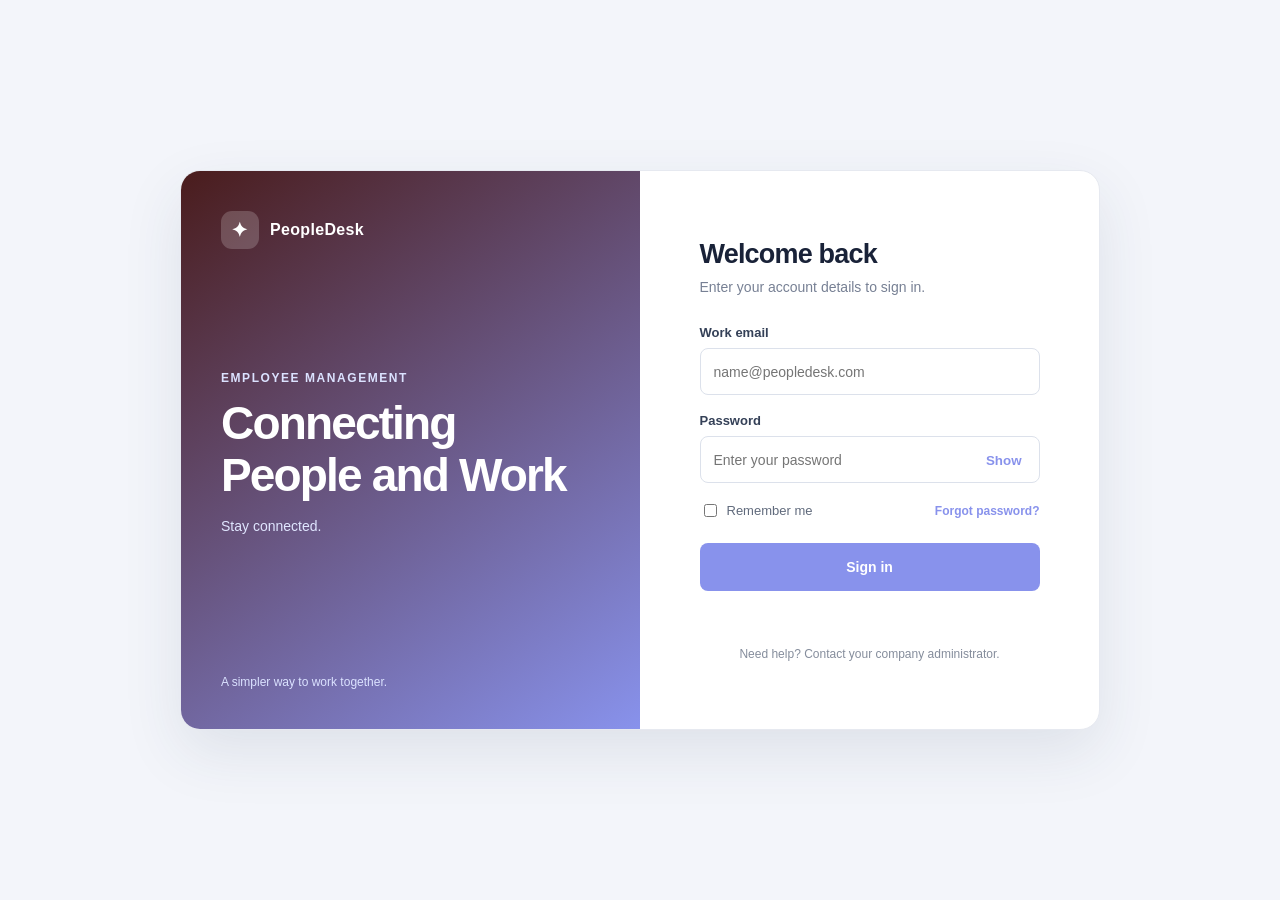
<file: index.html>
<!DOCTYPE html>
<html lang="en">

<head>
    <meta charset="UTF-8">
    <meta name="viewport" content="width=device-width, initial-scale=1.0">

    <title>PeopleDesk | Employee Portal</title>

    <link rel="stylesheet" href="style.css">
</head>

<body>

    <main class="card">

        <section class="intro" aria-label="Employee portal">

            <div class="brand">
                <span class="logo" aria-hidden="true">✦</span>
                PeopleDesk
            </div>

            <div class="intro-copy">

                <p class="kicker">Employee management</p>

                <h1>
                  Connecting People and Work
                </h1>

                <p>Stay connected.</p>

            </div>

            <div class="tagline">
                A simpler way to work together.
            </div>

        </section>


        <section class="login" aria-labelledby="login-title">

            <div class="content">

                <h2 id="login-title">Welcome back</h2>

                <p class="sub">
                  Enter your account details to sign in.
                </p>


                <form id="login-form" novalidate>

                    <div class="field">

                        <label for="email">
                            Work email
                        </label>

                        <input
                            id="email"
                            name="email"
                            type="email"
                            autocomplete="username"
                            placeholder="name@peopledesk.com"
                            required
                        >

                    </div>


                    <div class="field">

                        <label for="password">
                            Password
                        </label>

                        <div class="password-wrap">

                            <input
                                id="password"
                                name="password"
                                type="password"
                                autocomplete="current-password"
                                placeholder="Enter your password"
                                required
                            >

                            <button
                                class="show"
                                type="button"
                                aria-label="Show password"
                                aria-controls="password"
                            >
                                Show
                            </button>

                        </div>

                    </div>


                    <div class="options">

                        <label class="remember">
                            <input name="remember" type="checkbox">
                            Remember me
                        </label>

                        <a href="mailto:it-support@example.com?subject=Password%20reset">
                            Forgot password?
                        </a>

                    </div>


                    <button class="submit" type="submit">
                        Sign in
                    </button>


                    <p
                        class="message"
                        id="message"
                        role="status"
                        aria-live="polite"
                    ></p>

                </form>


                <p class="help">
                    Need help? Contact your company administrator.
                </p>

            </div>

        </section>

    </main>


    <script src="script.js"></script>

  </body>

</html>
</file>
<file: style.css>
* {
    box-sizing: border-box;
}

body {
    margin: 0;
    min-height: 100vh;

    display: grid;
    place-items: center;

    padding: 24px;

    background: #f3f5fa;
    color: #192238;

    font-family: Inter, -apple-system, BlinkMacSystemFont, "Segoe UI", sans-serif;
}


/* Main card */

.card {
    width: min(920px, 100%);
    min-height: 560px;

    display: grid;
    grid-template-columns: 1fr 1fr;

    overflow: hidden;

    background: #fff;

    border: 1px solid #e6e9f0;
    border-radius: 20px;

    box-shadow: 0 22px 60px #2636571a;
}


/* Left section */

.intro {
    display: flex;
    flex-direction: column;
    justify-content: space-between;

    padding: 40px;

    color: #fff;

    background: linear-gradient(145deg, #4a1c1c, #8892ec);
}


/* Logo */

.brand {
    display: flex;
    align-items: center;

    gap: 11px;

    font-weight: 700;
    letter-spacing: .02em;
}

.logo {
    display: grid;
    place-items: center;

    width: 38px;
    height: 38px;

    border-radius: 11px;

    background: #ffffff30;

    font-size: 20px;
}


/* Introduction */

.intro-copy {
    margin: auto 0;
    padding: 45px 0;
}

.kicker {
    margin: 0 0 13px;

    color: #dbe2ff;

    font-size: 12px;
    font-weight: 700;

    letter-spacing: .13em;
    text-transform: uppercase;
}

h1 {
    margin: 0;

    font-size: clamp(34px, 4vw, 46px);

    line-height: 1.12;

    letter-spacing: -.04em;
}

.intro-copy p:last-child {
    max-width: 330px;

    color: #e0e6ff;

    line-height: 1.65;

    font-size: 14px;
}

.tagline {
    color: #dbe2ff;

    font-size: 12px;
}


/* Login section */

.login {
    display: grid;
    place-items: center;

    padding: 48px;
}

.content {
    width: min(100%, 340px);
}

h2 {
    margin: 0;

    font-size: 27px;

    letter-spacing: -.03em;
}

.sub {
    margin: 9px 0 30px;

    color: #778094;

    font-size: 14px;
}


/* Input fields */

.field {
    margin: 0 0 18px;
}

label {
    display: block;

    margin-bottom: 8px;

    color: #344057;

    font-size: 13px;
    font-weight: 650;
}

input[type="email"],
input[type="password"],
input[type="text"] {
    width: 100%;
    height: 47px;

    padding: 0 13px;

    border: 1px solid #dce1eb;
    border-radius: 8px;

    outline: none;

    color: #192238;

    font: inherit;
    font-size: 14px;
}

input:focus {
    border-color: #94a2e4;

    box-shadow: 0 0 0 3px #526be01c;
}


/* Password */

.password-wrap {
    position: relative;
}

.password-wrap input {
    padding-right: 62px;
}

.show {
    position: absolute;

    top: 50%;
    right: 12px;

    transform: translateY(-50%);

    border: 0;

    background: none;

    color: #8892ec;

    font-weight: 650;

    cursor: pointer;
}


/* Remember me and forgot password */

.options {
    display: flex;

    justify-content: space-between;
    align-items: center;

    gap: 10px;

    margin: 5px 0 23px;

    font-size: 12px;
}

.remember {
    display: inline-flex;
    align-items: center;

    gap: 7px;

    margin: 0;

    color: #606a7c;

    font-weight: 400;

    cursor: pointer;
}

.remember input {
    accent-color: #8892ec;
}

a {
    color: #8892ec;

    font-weight: 600;

    text-decoration: none;
}

a:hover {
    text-decoration: underline;
}


/* Sign in button */

.submit {
    width: 100%;
    height: 48px;

    border: 0;
    border-radius: 8px;

    background: #8892ec;

    color: white;

    font: inherit;

    font-size: 14px;
    font-weight: 700;

    cursor: pointer;
}

.submit:hover {
    background: #8892ec;
}


/* Error / message */

.message {
    min-height: 19px;

    margin: 12px 0 0;

    color: #b42318;

    font-size: 12px;

    line-height: 1.5;
}


/* Help text */

.help {
    margin: 25px 0 0;

    color: #858d9c;

    text-align: center;

    font-size: 12px;
}


/* Mobile */

@media (max-width: 680px) {

    body {
        padding: 14px;
    }

    .card {
        grid-template-columns: 1fr;

        min-height: 0;
    }

    .intro {
        padding: 25px;
    }

    .intro-copy {
        padding: 28px 0 4px;
    }

    h1 {
        font-size: 32px;
    }

    .intro-copy p:last-child,
    .tagline {
        display: none;
    }

    .login {
        padding: 32px 24px;
    }
}
</file>
